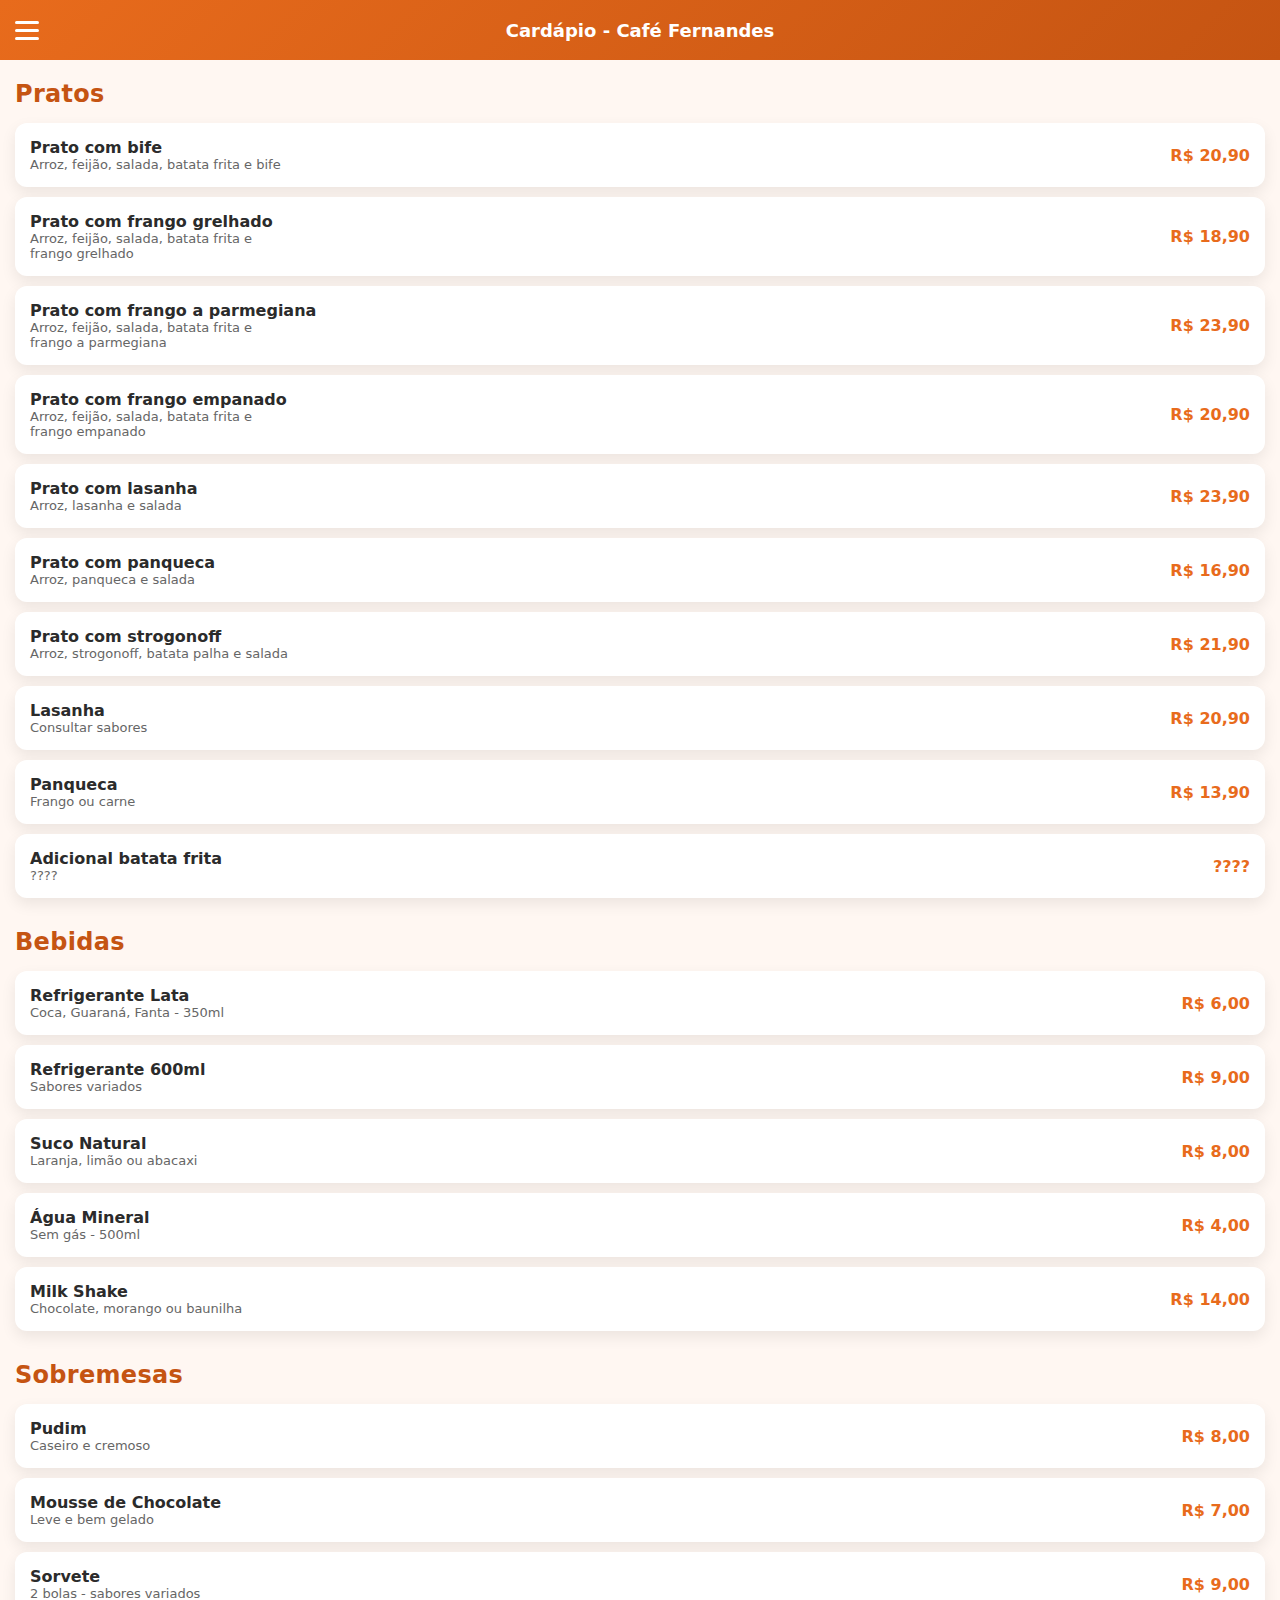
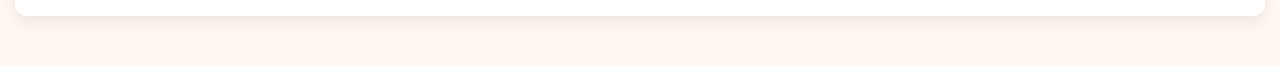
<file: index.html>
<!DOCTYPE html>
<html lang="pt-BR">
<head>
  <meta charset="UTF-8" />
  <meta name="viewport" content="width=device-width, initial-scale=1.0" />
  <title>Café Fernandes</title>

  <!-- CSS -->
  <link rel="stylesheet" href="css/style.css" />
</head>
<body>

  <header class="header">
    <div class="hamburger" onclick="toggleMenu()">
      <span></span>
      <span></span>
      <span></span>
    </div>
    <h1 class="logo">Cardápio - Café Fernandes</h1>
  </header>

  <nav id="menu" class="menu">
    <a href="#" onclick="scrollToSection('lanches')">Lanches</a>
    <a href="#" onclick="scrollToSection('bebidas')">Bebidas</a>
    <a href="#" onclick="scrollToSection('sobremesas')">Sobremesas</a>
  </nav>

  <main class="content">

    <section id="lanches">
      <h2>Pratos</h2>

      <div class="item">
        <div>
          <h3>Prato com bife</h3>
          <p>Arroz, feijão, salada, batata frita e bife</p>
        </div>
        <span class="price">R$ 20,90</span>
      </div>

      <div class="item">
        <div>
          <h3>Prato com frango grelhado</h3>
          <p>Arroz, feijão, salada, batata frita e frango grelhado</p>
        </div>
        <span class="price">R$ 18,90</span>
      </div>

      <div class="item">
        <div>
          <h3>Prato com frango a parmegiana</h3>
          <p>Arroz, feijão, salada, batata frita e frango a parmegiana</p>
        </div>
        <span class="price">R$ 23,90</span>
      </div>

      <div class="item">
        <div>
          <h3>Prato com frango empanado</h3>
          <p>Arroz, feijão, salada, batata frita e frango empanado</p>
        </div>
        <span class="price">R$ 20,90</span>
      </div>

      <div class="item">
        <div>
          <h3>Prato com lasanha</h3>
          <p>Arroz, lasanha e salada</p>
        </div>
        <span class="price">R$ 23,90</span>
      </div>

      <div class="item">
        <div>
          <h3>Prato com panqueca</h3>
          <p>Arroz, panqueca e salada</p>
        </div>
        <span class="price">R$ 16,90</span>
      </div>
      
      <div class="item">
        <div>
          <h3>Prato com strogonoff</h3>
          <p>Arroz, strogonoff, batata palha e salada</p>
        </div>
        <span class="price">R$ 21,90</span>
      </div>

      <div class="item">
        <div>
          <h3>Lasanha</h3>
          <p>Consultar sabores</p>
        </div>
        <span class="price">R$ 20,90</span>
      </div>

      <div class="item">
        <div>
          <h3>Panqueca</h3>
          <p>Frango ou carne</p>
        </div>
        <span class="price">R$ 13,90</span>
      </div>

      <div class="item">
        <div>
          <h3>Adicional batata frita</h3>
          <p>????</p>
        </div>
        <span class="price">????</span>
      </div>

    </section>

    <section id="bebidas">
      <h2>Bebidas</h2>

      <div class="item">
        <div>
          <h3>Refrigerante Lata</h3>
          <p>Coca, Guaraná, Fanta - 350ml</p>
        </div>
        <span class="price">R$ 6,00</span>
      </div>

      <div class="item">
        <div>
          <h3>Refrigerante 600ml</h3>
          <p>Sabores variados</p>
        </div>
        <span class="price">R$ 9,00</span>
      </div>

      <div class="item">
        <div>
          <h3>Suco Natural</h3>
          <p>Laranja, limão ou abacaxi</p>
        </div>
        <span class="price">R$ 8,00</span>
      </div>

      <div class="item">
        <div>
          <h3>Água Mineral</h3>
          <p>Sem gás - 500ml</p>
        </div>
        <span class="price">R$ 4,00</span>
      </div>

      <div class="item">
        <div>
          <h3>Milk Shake</h3>
          <p>Chocolate, morango ou baunilha</p>
        </div>
        <span class="price">R$ 14,00</span>
      </div>
    </section>

    <section id="sobremesas">
      <h2>Sobremesas</h2>

      <div class="item">
        <div>
          <h3>Pudim</h3>
          <p>Caseiro e cremoso</p>
        </div>
        <span class="price">R$ 8,00</span>
      </div>

      <div class="item">
        <div>
          <h3>Mousse de Chocolate</h3>
          <p>Leve e bem gelado</p>
        </div>
        <span class="price">R$ 7,00</span>
      </div>

      <div class="item">
        <div>
          <h3>Sorvete</h3>
          <p>2 bolas - sabores variados</p>
        </div>
        <span class="price">R$ 9,00</span>
      </div>
    </section>

  </main>

  <!-- JS -->
  <script src="js/script.js"></script>
</body>
</html>
</file>
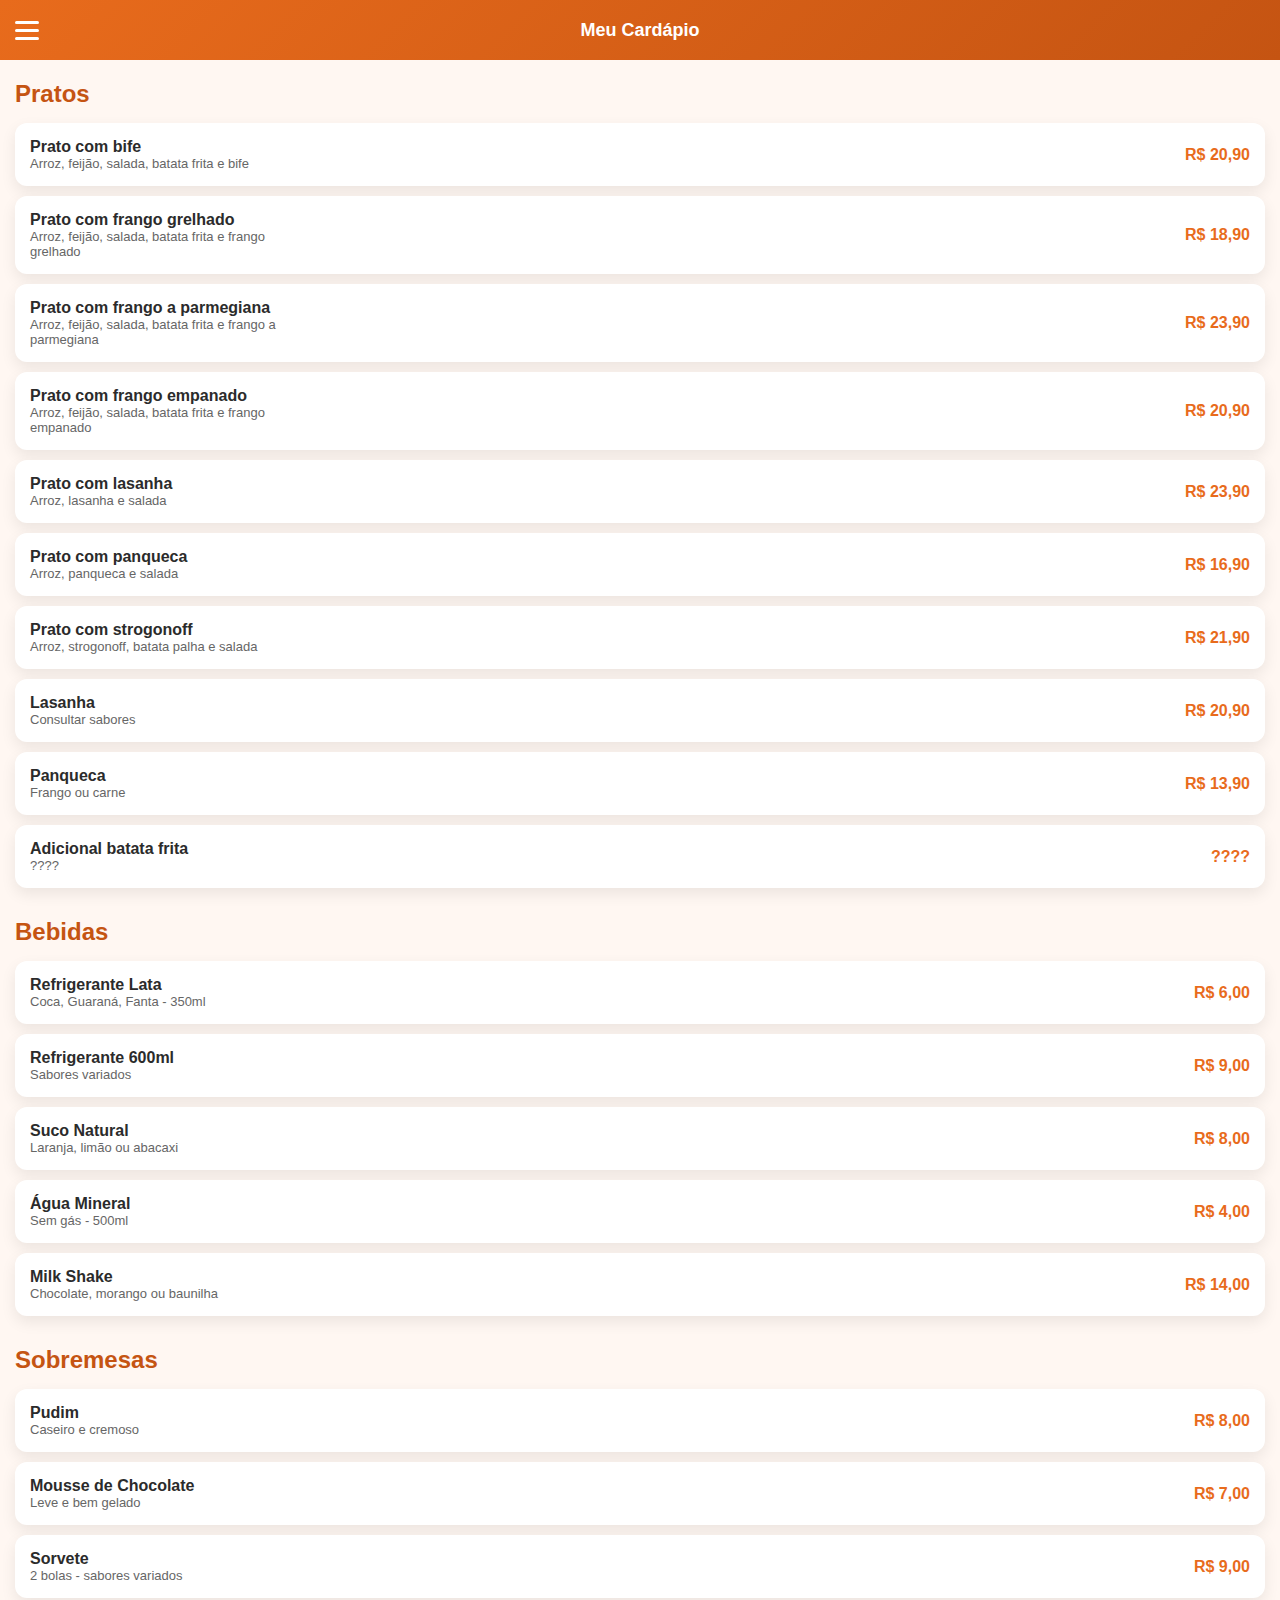
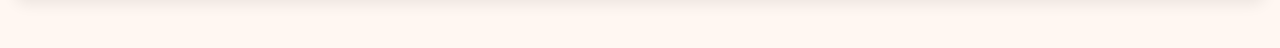
<file: Café Fernandes/index.html>
<!DOCTYPE html>
<html lang="pt-BR">
<head>
  <meta charset="UTF-8" />
  <meta name="viewport" content="width=device-width, initial-scale=1.0" />
  <title>Cardápio Mobile</title>

  <!-- CSS -->
  <link rel="stylesheet" href="css/style.css" />
</head>
<body>

  <header class="header">
    <div class="hamburger" onclick="toggleMenu()">
      <span></span>
      <span></span>
      <span></span>
    </div>
    <h1 class="logo">Meu Cardápio</h1>
  </header>

  <nav id="menu" class="menu">
    <a href="#" onclick="scrollToSection('lanches')">Lanches</a>
    <a href="#" onclick="scrollToSection('bebidas')">Bebidas</a>
    <a href="#" onclick="scrollToSection('sobremesas')">Sobremesas</a>
  </nav>

  <main class="content">

    <section id="lanches">
      <h2>Pratos</h2>

      <div class="item">
        <div>
          <h3>Prato com bife</h3>
          <p>Arroz, feijão, salada, batata frita e bife</p>
        </div>
        <span class="price">R$ 20,90</span>
      </div>

      <div class="item">
        <div>
          <h3>Prato com frango grelhado</h3>
          <p>Arroz, feijão, salada, batata frita e frango grelhado</p>
        </div>
        <span class="price">R$ 18,90</span>
      </div>

      <div class="item">
        <div>
          <h3>Prato com frango a parmegiana</h3>
          <p>Arroz, feijão, salada, batata frita e frango a parmegiana</p>
        </div>
        <span class="price">R$ 23,90</span>
      </div>

      <div class="item">
        <div>
          <h3>Prato com frango empanado</h3>
          <p>Arroz, feijão, salada, batata frita e frango empanado</p>
        </div>
        <span class="price">R$ 20,90</span>
      </div>

      <div class="item">
        <div>
          <h3>Prato com lasanha</h3>
          <p>Arroz, lasanha e salada</p>
        </div>
        <span class="price">R$ 23,90</span>
      </div>

      <div class="item">
        <div>
          <h3>Prato com panqueca</h3>
          <p>Arroz, panqueca e salada</p>
        </div>
        <span class="price">R$ 16,90</span>
      </div>
      
      <div class="item">
        <div>
          <h3>Prato com strogonoff</h3>
          <p>Arroz, strogonoff, batata palha e salada</p>
        </div>
        <span class="price">R$ 21,90</span>
      </div>

      <div class="item">
        <div>
          <h3>Lasanha</h3>
          <p>Consultar sabores</p>
        </div>
        <span class="price">R$ 20,90</span>
      </div>

      <div class="item">
        <div>
          <h3>Panqueca</h3>
          <p>Frango ou carne</p>
        </div>
        <span class="price">R$ 13,90</span>
      </div>

      <div class="item">
        <div>
          <h3>Adicional batata frita</h3>
          <p>????</p>
        </div>
        <span class="price">????</span>
      </div>

    </section>

    <section id="bebidas">
      <h2>Bebidas</h2>

      <div class="item">
        <div>
          <h3>Refrigerante Lata</h3>
          <p>Coca, Guaraná, Fanta - 350ml</p>
        </div>
        <span class="price">R$ 6,00</span>
      </div>

      <div class="item">
        <div>
          <h3>Refrigerante 600ml</h3>
          <p>Sabores variados</p>
        </div>
        <span class="price">R$ 9,00</span>
      </div>

      <div class="item">
        <div>
          <h3>Suco Natural</h3>
          <p>Laranja, limão ou abacaxi</p>
        </div>
        <span class="price">R$ 8,00</span>
      </div>

      <div class="item">
        <div>
          <h3>Água Mineral</h3>
          <p>Sem gás - 500ml</p>
        </div>
        <span class="price">R$ 4,00</span>
      </div>

      <div class="item">
        <div>
          <h3>Milk Shake</h3>
          <p>Chocolate, morango ou baunilha</p>
        </div>
        <span class="price">R$ 14,00</span>
      </div>
    </section>

    <section id="sobremesas">
      <h2>Sobremesas</h2>

      <div class="item">
        <div>
          <h3>Pudim</h3>
          <p>Caseiro e cremoso</p>
        </div>
        <span class="price">R$ 8,00</span>
      </div>

      <div class="item">
        <div>
          <h3>Mousse de Chocolate</h3>
          <p>Leve e bem gelado</p>
        </div>
        <span class="price">R$ 7,00</span>
      </div>

      <div class="item">
        <div>
          <h3>Sorvete</h3>
          <p>2 bolas - sabores variados</p>
        </div>
        <span class="price">R$ 9,00</span>
      </div>
    </section>

  </main>

  <!-- JS -->
  <script src="js/script.js"></script>
</body>
</html>
</file>
<file: css/style.css>
:root {
  --orange-main: #e86b1c;
  --orange-dark: #c55412;
  --bg: #fff7f2;
  --text: #2b2b2b;
}

* {
  margin: 0;
  padding: 0;
  box-sizing: border-box;
  font-family: 'Inter', 'Roboto', system-ui, -apple-system, BlinkMacSystemFont, sans-serif;
}

body {
  background: var(--bg);
  color: var(--text);
}

/* HEADER */
.header {
  position: fixed;
  top: 0;
  width: 100%;
  height: 60px;
  background: linear-gradient(135deg, var(--orange-main), var(--orange-dark));
  display: flex;
  align-items: center;
  justify-content: center;
  color: #fff;
  z-index: 1000;
}

.logo {
  font-size: 18px;
  font-weight: 600;
}

/* HAMBURGER */
.hamburger {
  position: absolute;
  left: 15px;
  display: flex;
  flex-direction: column;
  gap: 5px;
  cursor: pointer;
}

.hamburger span {
  width: 24px;
  height: 3px;
  background: #fff;
  border-radius: 2px;
}

/* MENU LATERAL */
.menu {
  position: fixed;
  top: 60px;
  left: -100%;
  width: 100%;
  background: #fff;
  display: flex;
  flex-direction: column;
  padding: 20px;
  gap: 15px;
  transition: 0.3s;
  z-index: 999;
}

.menu a {
  text-decoration: none;
  color: var(--text);
  font-size: 16px;
  font-weight: 500;
}

.menu.active {
  left: 0;
}

/* CONTEÚDO */
.content {
  padding: 80px 15px 20px;
}

section {
  margin-bottom: 30px;
}

section h2 {
  margin-bottom: 15px;
  color: var(--orange-dark);
  font-weight: 700;
  letter-spacing: 0.3px;

}

/* ITEM CARDÁPIO */
.item {
  background: #fff;
  border-radius: 12px;
  padding: 15px;
  display: flex;
  justify-content: space-between;
  align-items: center;
  margin-bottom: 10px;
  box-shadow: 0 6px 15px rgba(0,0,0,0.08);
}

.item h3 {
  font-size: 16px;
  font-weight:bolder;
}

.item p {
  max-width: 260px;
  font-size: 13px;
  color: #666;
}

.price {
  max-width: 300px;
  font-weight: bold;
  color: var(--orange-main);
}
</file>
<file: Café Fernandes/css/style.css>
:root {
  --orange-main: #e86b1c;
  --orange-dark: #c55412;
  --bg: #fff7f2;
  --text: #2b2b2b;
}

* {
  margin: 0;
  padding: 0;
  box-sizing: border-box;
  font-family: 'Segoe UI', sans-serif;
}

body {
  background: var(--bg);
  color: var(--text);
}

/* HEADER */
.header {
  position: fixed;
  top: 0;
  width: 100%;
  height: 60px;
  background: linear-gradient(135deg, var(--orange-main), var(--orange-dark));
  display: flex;
  align-items: center;
  justify-content: center;
  color: #fff;
  z-index: 1000;
}

.logo {
  font-size: 18px;
  font-weight: 600;
}

/* HAMBURGER */
.hamburger {
  position: absolute;
  left: 15px;
  display: flex;
  flex-direction: column;
  gap: 5px;
  cursor: pointer;
}

.hamburger span {
  width: 24px;
  height: 3px;
  background: #fff;
  border-radius: 2px;
}

/* MENU LATERAL */
.menu {
  position: fixed;
  top: 60px;
  left: -100%;
  width: 100%;
  background: #fff;
  display: flex;
  flex-direction: column;
  padding: 20px;
  gap: 15px;
  transition: 0.3s;
  z-index: 999;
}

.menu a {
  text-decoration: none;
  color: var(--text);
  font-size: 16px;
  font-weight: 500;
}

.menu.active {
  left: 0;
}

/* CONTEÚDO */
.content {
  padding: 80px 15px 20px;
}

section {
  margin-bottom: 30px;
}

section h2 {
  margin-bottom: 15px;
  color: var(--orange-dark);
}

/* ITEM CARDÁPIO */
.item {
  background: #fff;
  border-radius: 12px;
  padding: 15px;
  display: flex;
  justify-content: space-between;
  align-items: center;
  margin-bottom: 10px;
  box-shadow: 0 6px 15px rgba(0,0,0,0.08);
}

.item h3 {
  font-size: 16px;
}

.item p {
  max-width: 280px;
  font-size: 13px;
  color: #666;
}

.price {
  font-weight: bold;
  color: var(--orange-main);
}
</file>
